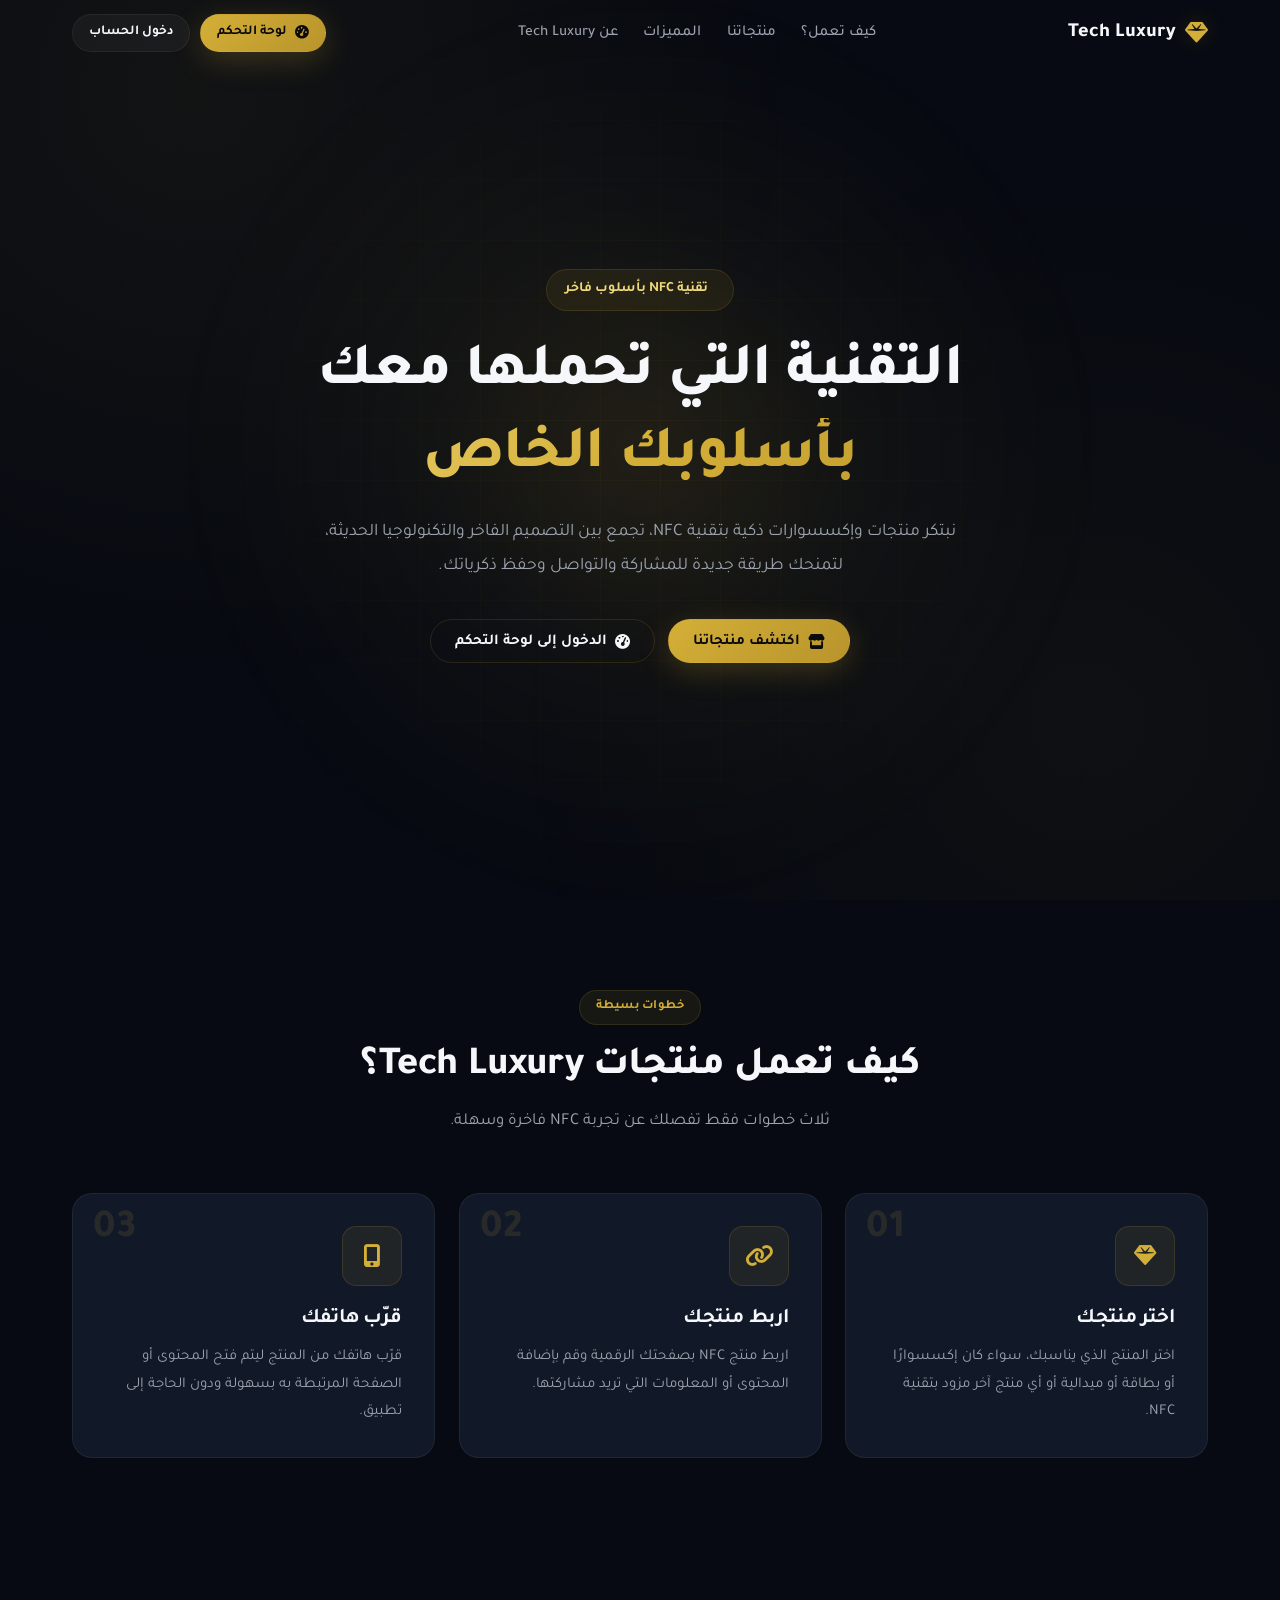
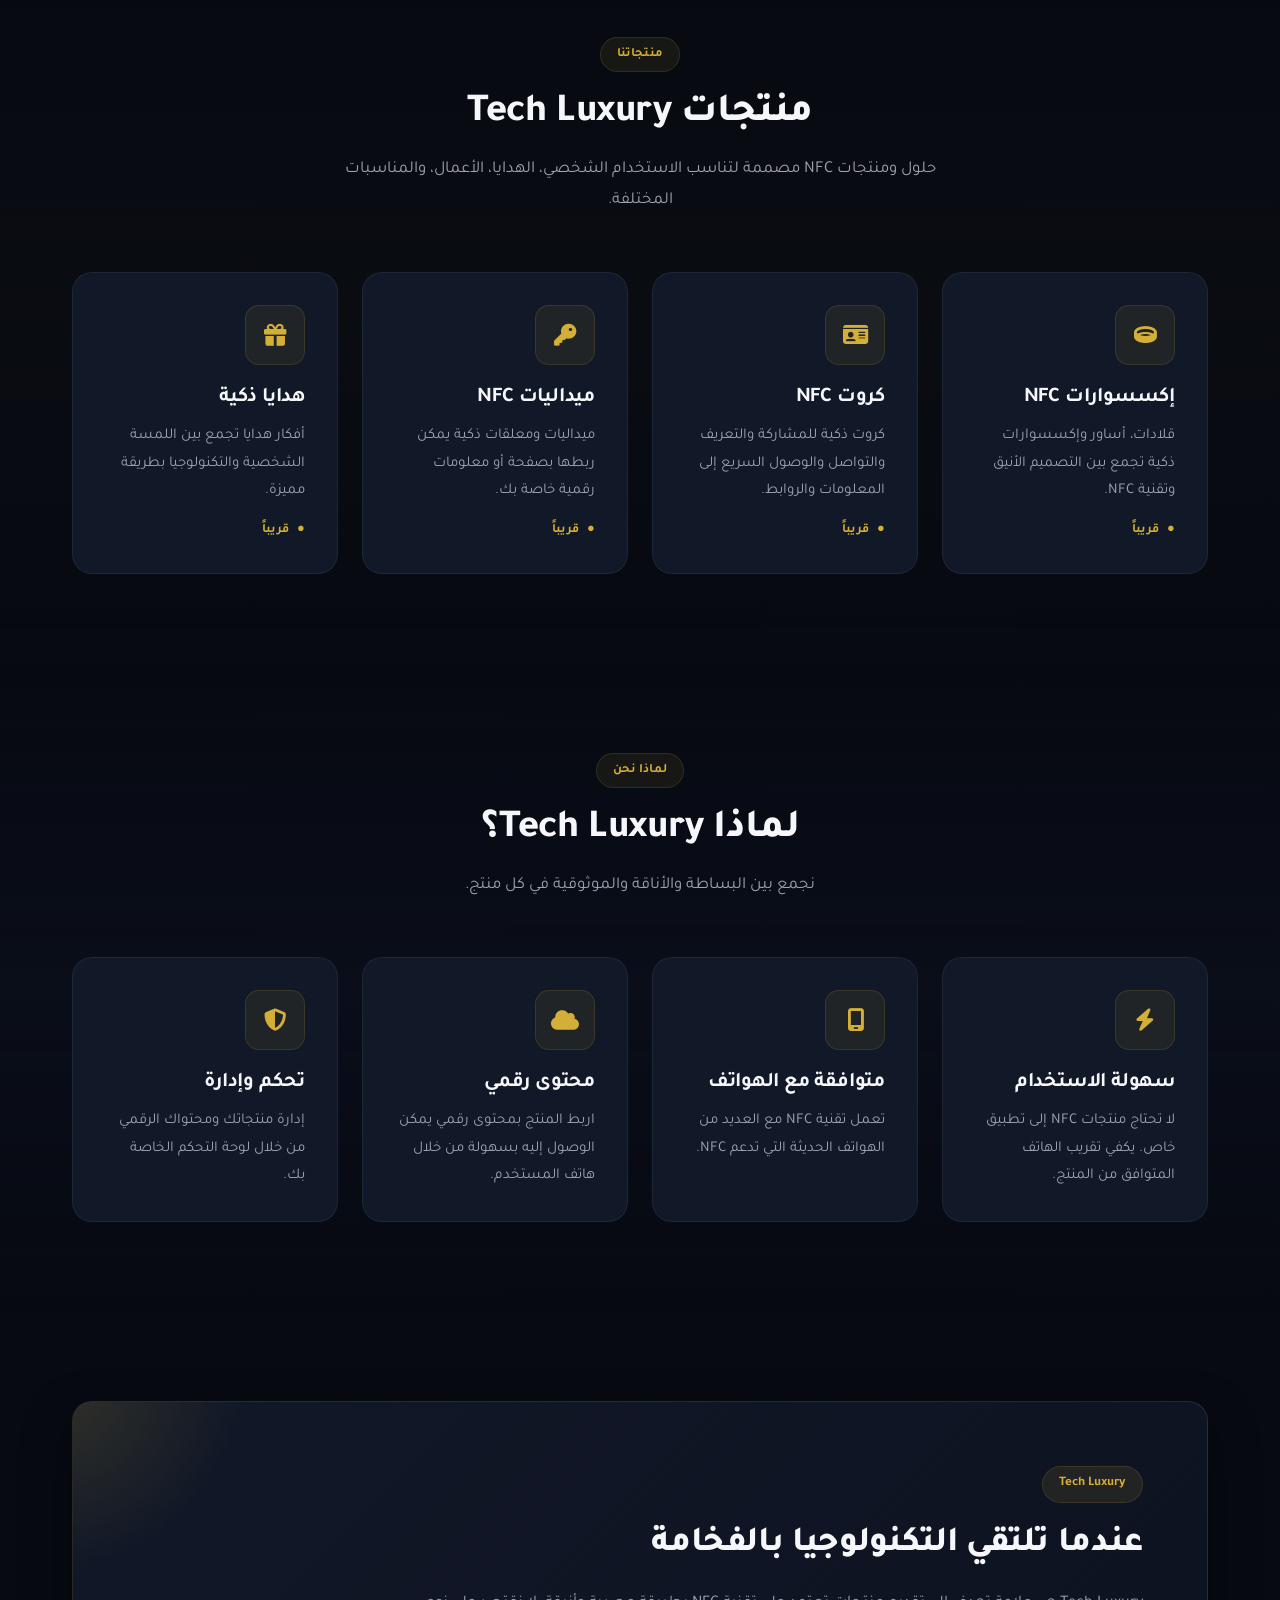
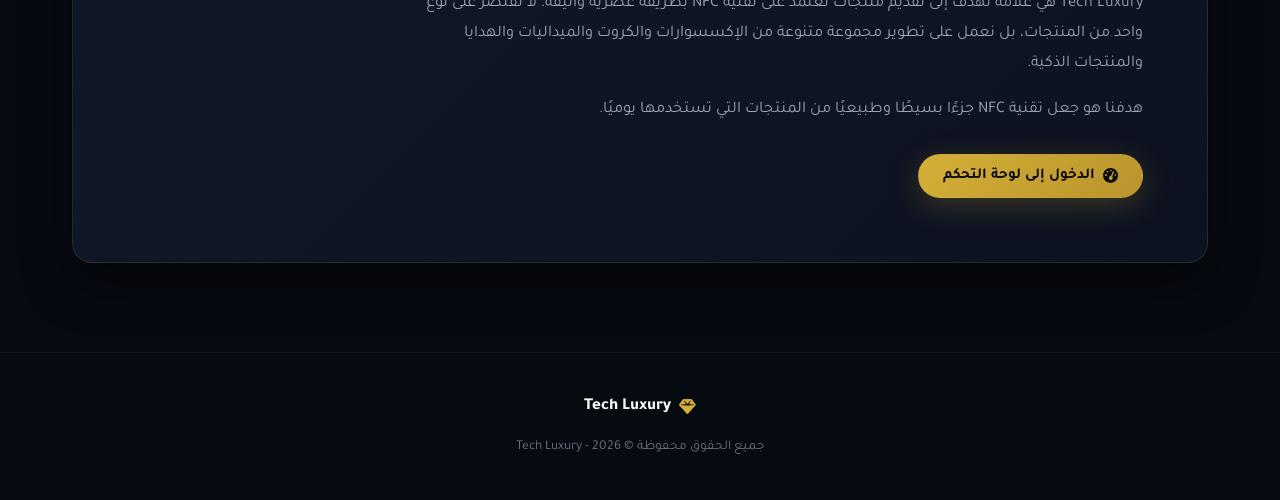
<file: index.html>
<!DOCTYPE html>
<html lang="ar" dir="rtl">
<head>
    <meta charset="UTF-8">
    <meta name="viewport" content="width=device-width, initial-scale=1.0">
    <meta name="description" content="Tech Luxury - منتجات وإكسسوارات NFC فاخرة تجمع بين التكنولوجيا والأناقة">
    <title>Tech Luxury | تقنية تلتقي بالفخامة</title>

    <!-- Google Font -->
    <link rel="preconnect" href="https://fonts.googleapis.com">
    <link rel="preconnect" href="https://fonts.gstatic.com" crossorigin>
    <link href="https://fonts.googleapis.com/css2?family=Tajawal:wght@400;500;700;800&display=swap" rel="stylesheet">

    <!-- Font Awesome -->
    <link rel="stylesheet" href="https://cdnjs.cloudflare.com/ajax/libs/font-awesome/6.4.0/css/all.min.css">

    <!-- CSS -->
    <link rel="stylesheet" href="css/style.css">
</head>

<body>

    <!-- =========================
         Navbar
    ========================== -->
    <nav class="navbar" id="navbar">
        <div class="nav-container">

            <!-- Logo -->
            <a href="#" class="brand-logo">
                <i class="fa-solid fa-gem"></i>
                <span>Tech Luxury</span>
            </a>

            <!-- Navigation Links -->
            <div class="nav-links" id="navLinks">
                <a href="#how-it-works">كيف تعمل؟</a>
                <a href="#products">منتجاتنا</a>
                <a href="#features">المميزات</a>
                <a href="#about">عن Tech Luxury</a>
            </div>

            <!-- Actions -->
            <div class="nav-actions">
                <a href="https://mahmoudalameh.github.io/TechLuxury/html/customer-dashboard.html"
                   class="btn-primary btn-sm">
                    <i class="fa-solid fa-gauge-high"></i>
                    <span>لوحة التحكم</span>
                </a>

                <a href="https://mahmoudalameh.github.io/TechLuxury/html/customer-dashboard.html"
                   class="btn-secondary btn-sm">
                    <span>دخول الحساب</span>
                </a>
            </div>

            <!-- Mobile Menu Toggle -->
            <button class="mobile-menu-toggle" id="mobileMenuToggle" aria-label="القائمة" aria-expanded="false">
                <i class="fa-solid fa-bars"></i>
            </button>

        </div>
    </nav>


    <!-- =========================
         Hero
    ========================== -->
    <header class="hero" id="hero">
        <div class="hero-bg-glow"></div>
        <div class="hero-grid-pattern"></div>

        <div class="hero-content">
            <span class="badge">
                <i class="fa-solid fa-sparkles"></i>
                تقنية NFC بأسلوب فاخر
            </span>

            <h1 class="hero-title">
                التقنية التي تحملها معك
                <span class="gradient-text">بأسلوبك الخاص</span>
            </h1>

            <p class="hero-subtitle">
                نبتكر منتجات وإكسسوارات ذكية بتقنية NFC،
                تجمع بين التصميم الفاخر والتكنولوجيا الحديثة،
                لتمنحك طريقة جديدة للمشاركة والتواصل وحفظ ذكرياتك.
            </p>

            <div class="hero-actions">
                <a href="#products" class="btn-primary">
                    <i class="fa-solid fa-store"></i>
                    اكتشف منتجاتنا
                </a>

                <a href="https://mahmoudalameh.github.io/TechLuxury/html/customer-dashboard.html"
                   class="btn-outline">
                    <i class="fa-solid fa-gauge-high"></i>
                    الدخول إلى لوحة التحكم
                </a>
            </div>
        </div>
    </header>


    <!-- =========================
         How It Works
    ========================== -->
    <section id="how-it-works" class="section">
        <div class="container">

            <div class="section-header">
                <span class="section-tag">خطوات بسيطة</span>
                <h2 class="section-title">
                    كيف تعمل منتجات Tech Luxury؟
                </h2>
                <p class="section-subtitle">
                    ثلاث خطوات فقط تفصلك عن تجربة NFC فاخرة وسهلة.
                </p>
            </div>

            <div class="steps-grid">

                <!-- Step 1 -->
                <div class="step-card reveal">
                    <div class="step-number">01</div>
                    <div class="step-icon">
                        <i class="fa-solid fa-gem"></i>
                    </div>
                    <h3>اختر منتجك</h3>
                    <p>
                        اختر المنتج الذي يناسبك،
                        سواء كان إكسسوارًا أو بطاقة أو ميدالية
                        أو أي منتج آخر مزود بتقنية NFC.
                    </p>
                </div>

                <!-- Step 2 -->
                <div class="step-card reveal">
                    <div class="step-number">02</div>
                    <div class="step-icon">
                        <i class="fa-solid fa-link"></i>
                    </div>
                    <h3>اربط منتجك</h3>
                    <p>
                        اربط منتج NFC بصفحتك الرقمية
                        وقم بإضافة المحتوى أو المعلومات
                        التي تريد مشاركتها.
                    </p>
                </div>

                <!-- Step 3 -->
                <div class="step-card reveal">
                    <div class="step-number">03</div>
                    <div class="step-icon">
                        <i class="fa-solid fa-mobile-screen-button"></i>
                    </div>
                    <h3>قرّب هاتفك</h3>
                    <p>
                        قرّب هاتفك من المنتج ليتم فتح
                        المحتوى أو الصفحة المرتبطة به
                        بسهولة ودون الحاجة إلى تطبيق.
                    </p>
                </div>

            </div>
        </div>
    </section>


    <!-- =========================
         Products
    ========================== -->
    <section id="products" class="section product-section">
        <div class="container">

            <div class="section-header">
                <span class="section-tag">منتجاتنا</span>
                <h2 class="section-title">
                    منتجات Tech Luxury
                </h2>
                <p class="section-subtitle">
                    حلول ومنتجات NFC مصممة لتناسب الاستخدام الشخصي،
                    الهدايا، الأعمال، والمناسبات المختلفة.
                </p>
            </div>

            <div class="products-grid">

                <!-- NFC Accessories -->
                <div class="product-card reveal">
                    <div class="product-icon">
                        <i class="fa-solid fa-ring"></i>
                    </div>
                    <h3>إكسسوارات NFC</h3>
                    <p>
                        قلادات، أساور وإكسسوارات ذكية
                        تجمع بين التصميم الأنيق وتقنية NFC.
                    </p>
                    <span class="product-badge">قريباً</span>
                </div>

                <!-- NFC Cards -->
                <div class="product-card reveal">
                    <div class="product-icon">
                        <i class="fa-solid fa-id-card"></i>
                    </div>
                    <h3>كروت NFC</h3>
                    <p>
                        كروت ذكية للمشاركة والتعريف والتواصل
                        والوصول السريع إلى المعلومات والروابط.
                    </p>
                    <span class="product-badge">قريباً</span>
                </div>

                <!-- NFC Keychains -->
                <div class="product-card reveal">
                    <div class="product-icon">
                        <i class="fa-solid fa-key"></i>
                    </div>
                    <h3>ميداليات NFC</h3>
                    <p>
                        ميداليات ومعلقات ذكية يمكن ربطها
                        بصفحة أو معلومات رقمية خاصة بك.
                    </p>
                    <span class="product-badge">قريباً</span>
                </div>

                <!-- Smart Gifts -->
                <div class="product-card reveal">
                    <div class="product-icon">
                        <i class="fa-solid fa-gift"></i>
                    </div>
                    <h3>هدايا ذكية</h3>
                    <p>
                        أفكار هدايا تجمع بين اللمسة الشخصية
                        والتكنولوجيا بطريقة مميزة.
                    </p>
                    <span class="product-badge">قريباً</span>
                </div>

            </div>
        </div>
    </section>


    <!-- =========================
         Features
    ========================== -->
    <section id="features" class="section features-section">
        <div class="container">

            <div class="section-header">
                <span class="section-tag">لماذا نحن</span>
                <h2 class="section-title">
                    لماذا Tech Luxury؟
                </h2>
                <p class="section-subtitle">
                    نجمع بين البساطة والأناقة والموثوقية في كل منتج.
                </p>
            </div>

            <div class="features-grid">

                <div class="feature-card reveal">
                    <div class="feature-icon">
                        <i class="fa-solid fa-bolt"></i>
                    </div>
                    <h3>سهولة الاستخدام</h3>
                    <p>
                        لا تحتاج منتجات NFC إلى تطبيق خاص.
                        يكفي تقريب الهاتف المتوافق من المنتج.
                    </p>
                </div>

                <div class="feature-card reveal">
                    <div class="feature-icon">
                        <i class="fa-solid fa-mobile-screen"></i>
                    </div>
                    <h3>متوافقة مع الهواتف</h3>
                    <p>
                        تعمل تقنية NFC مع العديد من الهواتف
                        الحديثة التي تدعم NFC.
                    </p>
                </div>

                <div class="feature-card reveal">
                    <div class="feature-icon">
                        <i class="fa-solid fa-cloud"></i>
                    </div>
                    <h3>محتوى رقمي</h3>
                    <p>
                        اربط المنتج بمحتوى رقمي يمكن الوصول
                        إليه بسهولة من خلال هاتف المستخدم.
                    </p>
                </div>

                <div class="feature-card reveal">
                    <div class="feature-icon">
                        <i class="fa-solid fa-shield-halved"></i>
                    </div>
                    <h3>تحكم وإدارة</h3>
                    <p>
                        إدارة منتجاتك ومحتواك الرقمي
                        من خلال لوحة التحكم الخاصة بك.
                    </p>
                </div>

            </div>
        </div>
    </section>


    <!-- =========================
         About
    ========================== -->
    <section id="about" class="section about-section">
        <div class="container">

            <div class="product-container reveal">
                <div class="product-details">

                    <span class="product-tag">Tech Luxury</span>

                    <h2>
                        عندما تلتقي التكنولوجيا بالفخامة
                    </h2>

                    <p class="product-desc">
                        Tech Luxury هي علامة تهدف إلى تقديم منتجات
                        تعتمد على تقنية NFC بطريقة عصرية وأنيقة.
                        لا نقتصر على نوع واحد من المنتجات،
                        بل نعمل على تطوير مجموعة متنوعة من
                        الإكسسوارات والكروت والميداليات والهدايا
                        والمنتجات الذكية.
                    </p>

                    <p class="product-desc">
                        هدفنا هو جعل تقنية NFC جزءًا بسيطًا
                        وطبيعيًا من المنتجات التي تستخدمها يوميًا.
                    </p>

                    <a href="https://mahmoudalameh.github.io/TechLuxury/html/customer-dashboard.html"
                       class="btn-primary">
                        <i class="fa-solid fa-gauge-high"></i>
                        الدخول إلى لوحة التحكم
                    </a>

                </div>
            </div>

        </div>
    </section>


    <!-- =========================
         Footer
    ========================== -->
    <footer class="footer">
        <div class="container footer-content">
            <div class="footer-brand">
                <i class="fa-solid fa-gem"></i>
                <span>Tech Luxury</span>
            </div>
            <p>
                جميع الحقوق محفوظة © 2026 - Tech Luxury
            </p>
        </div>
    </footer>


    <!-- JavaScript -->
    <script src="js/script.js"></script>

</body>
</html>
</file>
<file: css/style.css>
/* ============================================================
   Tech Luxury - Main Stylesheet
   ============================================================ */

/* ===============================
   1. Reset
=============================== */
*,
*::before,
*::after {
    margin: 0;
    padding: 0;
    box-sizing: border-box;
}

html {
    scroll-behavior: smooth;
    -webkit-text-size-adjust: 100%;
    text-size-adjust: 100%;
}

body {
    overflow-x: hidden;
    -webkit-font-smoothing: antialiased;
    -moz-osx-font-smoothing: grayscale;
}

img,
svg {
    max-width: 100%;
    display: block;
}

button {
    font-family: inherit;
    cursor: pointer;
    border: none;
    background: none;
    color: inherit;
}

a {
    text-decoration: none;
    color: inherit;
}

ul {
    list-style: none;
}

/* ===============================
   2. Root Variables
=============================== */
:root {
    /* Backgrounds */
    --bg-primary: #070a12;
    --bg-secondary: #0d1220;
    --bg-card: #111827;
    --bg-card-hover: #151d30;
    --bg-glass: rgba(13, 18, 32, 0.72);

    /* Gold Accent */
    --gold: #d4af37;
    --gold-light: #f0d97a;
    --gold-dark: #b8942c;
    --gold-glow: rgba(212, 175, 55, 0.18);

    /* Text */
    --text-primary: #f5f7fa;
    --text-secondary: #9ca3af;
    --text-muted: #6b7280;

    /* Borders */
    --border: rgba(212, 175, 55, 0.14);
    --border-light: rgba(255, 255, 255, 0.06);

    /* Shadows */
    --shadow-sm: 0 2px 8px rgba(0, 0, 0, 0.25);
    --shadow-md: 0 8px 24px rgba(0, 0, 0, 0.35);
    --shadow-lg: 0 20px 50px rgba(0, 0, 0, 0.45);
    --shadow-gold: 0 8px 30px rgba(212, 175, 55, 0.22);

    /* Radius */
    --radius-sm: 8px;
    --radius-md: 14px;
    --radius-lg: 20px;
    --radius-full: 999px;

    /* Transitions */
    --transition-fast: 0.2s ease;
    --transition: 0.3s ease;
    --transition-slow: 0.5s ease;

    /* Spacing */
    --section-py: clamp(3.5rem, 7vw, 6rem);
    --container-px: clamp(1rem, 4vw, 2rem);
}

/* ===============================
   3. Base
=============================== */
body {
    font-family: 'Tajawal', -apple-system, BlinkMacSystemFont, 'Segoe UI', sans-serif;
    background-color: var(--bg-primary);
    color: var(--text-primary);
    line-height: 1.7;
    font-size: 16px;
    min-height: 100vh;
    position: relative;
}

body::before {
    content: '';
    position: fixed;
    inset: 0;
    background:
        radial-gradient(circle at 15% 10%, rgba(212, 175, 55, 0.06) 0%, transparent 45%),
        radial-gradient(circle at 85% 80%, rgba(212, 175, 55, 0.04) 0%, transparent 45%);
    pointer-events: none;
    z-index: 0;
}

/* ===============================
   4. Typography
=============================== */
h1, h2, h3, h4 {
    line-height: 1.3;
    font-weight: 800;
    letter-spacing: -0.01em;
}

h1 {
    font-size: clamp(1.85rem, 5.5vw, 3.75rem);
}

h2 {
    font-size: clamp(1.5rem, 4vw, 2.5rem);
}

h3 {
    font-size: clamp(1.1rem, 2.2vw, 1.3rem);
}

p {
    color: var(--text-secondary);
    font-size: clamp(0.92rem, 1.6vw, 1.05rem);
    line-height: 1.85;
}

/* ===============================
   5. Container
=============================== */
.container {
    width: 100%;
    max-width: 1200px;
    margin-inline: auto;
    padding-inline: var(--container-px);
    position: relative;
    z-index: 1;
}

/* ===============================
   6. Navbar
=============================== */
.navbar {
    position: fixed;
    top: 0;
    inset-inline: 0;
    z-index: 1000;
    background: transparent;
    border-bottom: 1px solid transparent;
    transition: background var(--transition), border-color var(--transition), box-shadow var(--transition), backdrop-filter var(--transition);
}

.navbar.scrolled {
    background: var(--bg-glass);
    backdrop-filter: blur(16px);
    -webkit-backdrop-filter: blur(16px);
    border-bottom-color: var(--border);
    box-shadow: var(--shadow-md);
}

.nav-container {
    width: 100%;
    max-width: 1200px;
    margin-inline: auto;
    padding: 0.85rem var(--container-px);
    display: flex;
    align-items: center;
    justify-content: space-between;
    gap: 1rem;
}

/* Logo */
.brand-logo {
    display: inline-flex;
    align-items: center;
    gap: 0.55rem;
    font-weight: 800;
    font-size: clamp(1rem, 2.2vw, 1.25rem);
    color: var(--text-primary);
    transition: color var(--transition-fast);
    flex-shrink: 0;
}

.brand-logo i {
    color: var(--gold);
    font-size: 1.15em;
    filter: drop-shadow(0 0 10px var(--gold-glow));
}

.brand-logo:hover {
    color: var(--gold-light);
}

/* Nav Links */
.nav-links {
    display: flex;
    align-items: center;
    gap: clamp(0.75rem, 2vw, 1.75rem);
}

.nav-links a {
    position: relative;
    font-size: 0.95rem;
    font-weight: 500;
    color: var(--text-secondary);
    padding: 0.4rem 0;
    transition: color var(--transition-fast);
    white-space: nowrap;
}

.nav-links a::after {
    content: '';
    position: absolute;
    bottom: -2px;
    inset-inline-start: 0;
    width: 0;
    height: 2px;
    background: var(--gold);
    border-radius: 2px;
    transition: width var(--transition);
}

.nav-links a:hover {
    color: var(--gold-light);
}

.nav-links a:hover::after {
    width: 100%;
}

/* Nav Actions */
.nav-actions {
    display: flex;
    align-items: center;
    gap: 0.6rem;
    flex-shrink: 0;
}

/* Mobile Menu Toggle */
.mobile-menu-toggle {
    display: none;
    width: 42px;
    height: 42px;
    border-radius: var(--radius-sm);
    background: var(--bg-card);
    border: 1px solid var(--border);
    color: var(--gold);
    font-size: 1.1rem;
    align-items: center;
    justify-content: center;
    transition: background var(--transition-fast), transform var(--transition-fast);
    flex-shrink: 0;
}

.mobile-menu-toggle:hover {
    background: var(--bg-card-hover);
}

.mobile-menu-toggle:active {
    transform: scale(0.94);
}

/* ===============================
   7. Buttons
=============================== */
.btn-primary,
.btn-secondary,
.btn-outline {
    display: inline-flex;
    align-items: center;
    justify-content: center;
    gap: 0.5rem;
    padding: 0.75rem 1.5rem;
    border-radius: var(--radius-full);
    font-family: inherit;
    font-size: 0.95rem;
    font-weight: 700;
    cursor: pointer;
    transition: transform var(--transition-fast), box-shadow var(--transition), background var(--transition), color var(--transition), border-color var(--transition);
    white-space: nowrap;
    text-align: center;
    min-height: 44px;
    border: 1px solid transparent;
    line-height: 1;
}

.btn-sm {
    padding: 0.55rem 1rem;
    font-size: 0.85rem;
    min-height: 38px;
}

/* Primary */
.btn-primary {
    background: linear-gradient(135deg, var(--gold) 0%, var(--gold-dark) 100%);
    color: #0a0a0a;
    box-shadow: var(--shadow-gold);
}

.btn-primary:hover {
    transform: translateY(-2px);
    box-shadow: 0 12px 34px rgba(212, 175, 55, 0.35);
    background: linear-gradient(135deg, var(--gold-light) 0%, var(--gold) 100%);
}

.btn-primary:active {
    transform: translateY(0) scale(0.98);
}

/* Secondary */
.btn-secondary {
    background: rgba(255, 255, 255, 0.04);
    color: var(--text-primary);
    border-color: var(--border-light);
}

.btn-secondary:hover {
    background: rgba(255, 255, 255, 0.08);
    border-color: var(--border);
    color: var(--gold-light);
    transform: translateY(-2px);
}

.btn-secondary:active {
    transform: translateY(0) scale(0.98);
}

/* Outline */
.btn-outline {
    background: transparent;
    color: var(--text-primary);
    border-color: var(--border);
}

.btn-outline:hover {
    background: var(--gold-glow);
    border-color: var(--gold);
    color: var(--gold-light);
    transform: translateY(-2px);
}

.btn-outline:active {
    transform: translateY(0) scale(0.98);
}

/* Focus States */
.btn-primary:focus-visible,
.btn-secondary:focus-visible,
.btn-outline:focus-visible,
.nav-links a:focus-visible,
.brand-logo:focus-visible,
.mobile-menu-toggle:focus-visible {
    outline: 2px solid var(--gold);
    outline-offset: 3px;
}

/* ===============================
   8. Hero
=============================== */
.hero {
    position: relative;
    min-height: 100vh;
    min-height: 100svh;
    display: flex;
    align-items: center;
    justify-content: center;
    padding: clamp(6rem, 14vw, 9rem) var(--container-px) clamp(4rem, 10vw, 7rem);
    overflow: hidden;
    isolation: isolate;
}

.hero-bg-glow {
    position: absolute;
    top: 50%;
    left: 50%;
    transform: translate(-50%, -50%);
    width: min(900px, 140vw);
    height: min(900px, 140vw);
    background: radial-gradient(circle, rgba(212, 175, 55, 0.14) 0%, rgba(212, 175, 55, 0.04) 35%, transparent 70%);
    filter: blur(40px);
    pointer-events: none;
    z-index: -1;
}

.hero-grid-pattern {
    position: absolute;
    inset: 0;
    background-image:
        linear-gradient(rgba(212, 175, 55, 0.035) 1px, transparent 1px),
        linear-gradient(90deg, rgba(212, 175, 55, 0.035) 1px, transparent 1px);
    background-size: 60px 60px;
    mask-image: radial-gradient(circle at center, black 0%, transparent 75%);
    -webkit-mask-image: radial-gradient(circle at center, black 0%, transparent 75%);
    pointer-events: none;
    z-index: -1;
}

.hero-content {
    position: relative;
    text-align: center;
    max-width: 880px;
    width: 100%;
    margin-inline: auto;
    z-index: 1;
}

.badge {
    display: inline-flex;
    align-items: center;
    gap: 0.5rem;
    padding: 0.5rem 1.1rem;
    background: rgba(212, 175, 55, 0.08);
    border: 1px solid var(--border);
    border-radius: var(--radius-full);
    color: var(--gold-light);
    font-size: clamp(0.78rem, 1.6vw, 0.88rem);
    font-weight: 700;
    margin-bottom: 1.5rem;
    backdrop-filter: blur(8px);
    -webkit-backdrop-filter: blur(8px);
}

.badge i {
    color: var(--gold);
}

.hero-title {
    margin-bottom: 1.25rem;
    font-weight: 800;
    color: var(--text-primary);
}

.hero-title .gradient-text {
    display: block;
    background: linear-gradient(135deg, var(--gold-light) 0%, var(--gold) 50%, var(--gold-dark) 100%);
    -webkit-background-clip: text;
    background-clip: text;
    -webkit-text-fill-color: transparent;
    color: transparent;
    margin-top: 0.35rem;
}

.hero-subtitle {
    max-width: 680px;
    margin: 0 auto 2.25rem;
    font-size: clamp(0.95rem, 1.9vw, 1.1rem);
    color: var(--text-secondary);
    line-height: 1.9;
}

.hero-actions {
    display: flex;
    flex-wrap: wrap;
    gap: 0.85rem;
    justify-content: center;
    align-items: center;
}

/* ===============================
   9. Sections
=============================== */
.section {
    position: relative;
    padding-block: var(--section-py);
    z-index: 1;
}

.section-header {
    text-align: center;
    max-width: 720px;
    margin: 0 auto clamp(2rem, 5vw, 3.5rem);
}

.section-tag {
    display: inline-block;
    padding: 0.35rem 1rem;
    background: rgba(212, 175, 55, 0.08);
    border: 1px solid var(--border);
    border-radius: var(--radius-full);
    color: var(--gold);
    font-size: 0.8rem;
    font-weight: 700;
    margin-bottom: 1rem;
    letter-spacing: 0.02em;
}

.section-title {
    color: var(--text-primary);
    margin-bottom: 0.85rem;
    position: relative;
}

.section-subtitle {
    color: var(--text-secondary);
    max-width: 640px;
    margin-inline: auto;
}

/* ===============================
   10. Cards (Shared)
=============================== */
.step-card,
.product-card,
.feature-card {
    position: relative;
    background: var(--bg-card);
    border: 1px solid var(--border-light);
    border-radius: var(--radius-lg);
    padding: clamp(1.5rem, 3vw, 2rem);
    transition: transform var(--transition), border-color var(--transition), box-shadow var(--transition), background var(--transition);
    overflow: hidden;
    display: flex;
    flex-direction: column;
    height: 100%;
}

.step-card::before,
.product-card::before,
.feature-card::before {
    content: '';
    position: absolute;
    top: 0;
    inset-inline: 0;
    height: 2px;
    background: linear-gradient(90deg, transparent, var(--gold), transparent);
    opacity: 0;
    transition: opacity var(--transition);
}

.step-card:hover,
.product-card:hover,
.feature-card:hover {
    transform: translateY(-5px);
    border-color: var(--border);
    background: var(--bg-card-hover);
    box-shadow: var(--shadow-lg), 0 0 0 1px var(--gold-glow);
}

.step-card:hover::before,
.product-card:hover::before,
.feature-card:hover::before {
    opacity: 1;
}

/* Step Icon / Product Icon / Feature Icon */
.step-icon,
.product-icon,
.feature-icon {
    width: 60px;
    height: 60px;
    border-radius: var(--radius-md);
    background: rgba(212, 175, 55, 0.08);
    border: 1px solid var(--border);
    display: flex;
    align-items: center;
    justify-content: center;
    color: var(--gold);
    font-size: 1.4rem;
    margin-bottom: 1.25rem;
    transition: transform var(--transition), background var(--transition), box-shadow var(--transition);
    flex-shrink: 0;
}

.step-card:hover .step-icon,
.product-card:hover .product-icon,
.feature-card:hover .feature-icon {
    transform: scale(1.08) rotate(-3deg);
    background: rgba(212, 175, 55, 0.14);
    box-shadow: 0 0 20px var(--gold-glow);
}

.step-card h3,
.product-card h3,
.feature-card h3 {
    color: var(--text-primary);
    margin-bottom: 0.65rem;
    font-weight: 700;
}

.step-card p,
.product-card p,
.feature-card p {
    color: var(--text-secondary);
    font-size: 0.94rem;
    line-height: 1.8;
    margin: 0;
}

/* Step Number */
.step-number {
    position: absolute;
    top: 1rem;
    inset-inline-end: 1.25rem;
    font-size: 2.5rem;
    font-weight: 800;
    color: rgba(212, 175, 55, 0.12);
    line-height: 1;
    pointer-events: none;
    transition: color var(--transition);
}

.step-card:hover .step-number {
    color: rgba(212, 175, 55, 0.25);
}

/* Product Badge */
.product-badge {
    display: inline-block;
    margin-top: auto;
    padding-top: 1rem;
    color: var(--gold);
    font-size: 0.8rem;
    font-weight: 700;
    letter-spacing: 0.03em;
}

.product-badge::before {
    content: '● ';
    color: var(--gold);
    margin-inline-end: 0.25rem;
}

/* ===============================
   11. Grids
=============================== */
.steps-grid {
    display: grid;
    grid-template-columns: repeat(3, 1fr);
    gap: clamp(1rem, 2.5vw, 1.5rem);
}

.products-grid {
    display: grid;
    grid-template-columns: repeat(4, 1fr);
    gap: clamp(1rem, 2.5vw, 1.5rem);
}

.features-grid {
    display: grid;
    grid-template-columns: repeat(4, 1fr);
    gap: clamp(1rem, 2.5vw, 1.5rem);
}

/* ===============================
   12. Products Section
=============================== */
.product-section {
    background: linear-gradient(180deg, transparent 0%, rgba(212, 175, 55, 0.02) 50%, transparent 100%);
}

/* ===============================
   13. Features Section
=============================== */
.features-section {
    background: linear-gradient(180deg, transparent 0%, rgba(13, 18, 32, 0.5) 50%, transparent 100%);
}

/* ===============================
   14. About Section
=============================== */
.about-section {
    position: relative;
}

.product-container {
    background: linear-gradient(135deg, var(--bg-card) 0%, var(--bg-secondary) 100%);
    border: 1px solid var(--border);
    border-radius: var(--radius-lg);
    padding: clamp(1.75rem, 5vw, 4rem);
    position: relative;
    overflow: hidden;
    box-shadow: var(--shadow-lg);
}

.product-container::before {
    content: '';
    position: absolute;
    top: -50%;
    inset-inline-end: -20%;
    width: 400px;
    height: 400px;
    background: radial-gradient(circle, var(--gold-glow) 0%, transparent 70%);
    pointer-events: none;
}

.product-details {
    position: relative;
    z-index: 1;
    max-width: 720px;
}

.product-tag {
    display: inline-block;
    padding: 0.4rem 1rem;
    background: rgba(212, 175, 55, 0.1);
    border: 1px solid var(--border);
    border-radius: var(--radius-full);
    color: var(--gold);
    font-size: 0.82rem;
    font-weight: 700;
    margin-bottom: 1.25rem;
}

.product-details h2 {
    color: var(--text-primary);
    margin-bottom: 1.25rem;
    font-size: clamp(1.4rem, 3.5vw, 2.2rem);
}

.product-desc {
    color: var(--text-secondary);
    margin-bottom: 1rem;
    font-size: clamp(0.92rem, 1.7vw, 1.02rem);
}

.product-desc + .product-desc {
    margin-bottom: 1.75rem;
}

/* ===============================
   15. Footer
=============================== */
.footer {
    padding: clamp(1.75rem, 4vw, 2.5rem) 0;
    border-top: 1px solid var(--border-light);
    background: rgba(7, 10, 18, 0.6);
    position: relative;
    z-index: 1;
}

.footer-content {
    display: flex;
    flex-direction: column;
    align-items: center;
    gap: 0.85rem;
    text-align: center;
}

.footer-brand {
    display: inline-flex;
    align-items: center;
    gap: 0.5rem;
    font-weight: 800;
    font-size: 1.05rem;
    color: var(--text-primary);
}

.footer-brand i {
    color: var(--gold);
}

.footer-content p {
    color: var(--text-muted);
    font-size: 0.85rem;
    margin: 0;
}

/* ===============================
   16. Animations
=============================== */
@keyframes fadeInUp {
    from {
        opacity: 0;
        transform: translateY(24px);
    }
    to {
        opacity: 1;
        transform: translateY(0);
    }
}

/* Reveal Elements - hidden by default via CSS, shown by JS */
.reveal {
    opacity: 0;
    transform: translateY(24px);
    transition: opacity 0.7s cubic-bezier(0.22, 1, 0.36, 1), transform 0.7s cubic-bezier(0.22, 1, 0.36, 1);
    will-change: opacity, transform;
}

.reveal.revealed {
    opacity: 1;
    transform: translateY(0);
}

/* No-JS fallback */
.no-js .reveal {
    opacity: 1;
    transform: none;
}

/* ===============================
   17. Responsive
=============================== */

/* Large Desktop */
@media (min-width: 1440px) {
    .container,
    .nav-container {
        max-width: 1280px;
    }
}

/* Desktop / Tablet */
@media (max-width: 1024px) {
    .nav-links {
        gap: 1rem;
    }

    .nav-links a {
        font-size: 0.88rem;
    }

    .products-grid {
        grid-template-columns: repeat(2, 1fr);
    }

    .features-grid {
        grid-template-columns: repeat(2, 1fr);
    }

    .steps-grid {
        grid-template-columns: repeat(3, 1fr);
    }
}

/* Tablet */
@media (max-width: 900px) {
    .nav-links {
        position: fixed;
        top: 0;
        inset-inline-end: 0;
        width: min(300px, 85vw);
        height: 100vh;
        height: 100svh;
        background: var(--bg-secondary);
        border-inline-start: 1px solid var(--border);
        flex-direction: column;
        align-items: stretch;
        justify-content: flex-start;
        padding: 5.5rem 1.5rem 2rem;
        gap: 0.25rem;
        transform: translateX(100%);
        transition: transform 0.4s cubic-bezier(0.22, 1, 0.36, 1);
        box-shadow: -20px 0 50px rgba(0, 0, 0, 0.5);
        z-index: 1001;
        overflow-y: auto;
        visibility: hidden;
    }

    .nav-links.active {
        transform: translateX(0);
        visibility: visible;
    }

    .nav-links a {
        padding: 0.85rem 0.75rem;
        border-radius: var(--radius-sm);
        font-size: 1rem;
        border-bottom: 1px solid var(--border-light);
    }

    .nav-links a::after {
        display: none;
    }

    .nav-links a:hover {
        background: rgba(212, 175, 55, 0.06);
    }

    .mobile-menu-toggle {
        display: inline-flex;
        position: relative;
        z-index: 1002;
    }

    .nav-actions {
        gap: 0.5rem;
    }

    .nav-actions .btn-secondary {
        display: none;
    }

    /* Overlay when menu open */
    .nav-overlay {
        position: fixed;
        inset: 0;
        background: rgba(0, 0, 0, 0.6);
        backdrop-filter: blur(4px);
        -webkit-backdrop-filter: blur(4px);
        opacity: 0;
        visibility: hidden;
        transition: opacity var(--transition), visibility var(--transition);
        z-index: 1000;
    }

    .nav-overlay.active {
        opacity: 1;
        visibility: visible;
    }
}

/* Mobile */
@media (max-width: 768px) {
    .nav-container {
        padding: 0.7rem var(--container-px);
    }

    .hero {
        padding-top: 5.5rem;
        padding-bottom: 3rem;
        min-height: auto;
    }

    .hero-actions {
        flex-direction: column;
        width: 100%;
    }

    .hero-actions .btn-primary,
    .hero-actions .btn-outline {
        width: 100%;
    }

    .steps-grid {
        grid-template-columns: 1fr;
    }

    .products-grid {
        grid-template-columns: 1fr;
    }

    .features-grid {
        grid-template-columns: 1fr;
    }

    .step-number {
        font-size: 2rem;
    }
}

/* Small Mobile */
@media (max-width: 480px) {
    :root {
        --container-px: 1rem;
    }

    .brand-logo span {
        font-size: 0.98rem;
    }

    .nav-actions .btn-primary.btn-sm {
        padding: 0.5rem 0.85rem;
        font-size: 0.8rem;
    }

    .badge {
        font-size: 0.75rem;
        padding: 0.4rem 0.85rem;
    }

    .btn-primary,
    .btn-secondary,
    .btn-outline {
        font-size: 0.9rem;
        padding: 0.7rem 1.2rem;
    }

    .product-container {
        padding: 1.5rem 1.25rem;
    }
}

/* Very Small Mobile (320px) */
@media (max-width: 360px) {
    :root {
        --container-px: 0.85rem;
    }

    .brand-logo span {
        font-size: 0.9rem;
    }

    .mobile-menu-toggle {
        width: 38px;
        height: 38px;
    }

    .nav-actions .btn-primary.btn-sm {
        padding: 0.45rem 0.7rem;
        font-size: 0.75rem;
    }

    .nav-actions .btn-primary.btn-sm span {
        display: none;
    }

    .nav-actions .btn-primary.btn-sm i {
        font-size: 0.95rem;
    }

    .hero-title {
        font-size: 1.6rem;
    }

    .section-title {
        font-size: 1.35rem;
    }

    .step-icon,
    .product-icon,
    .feature-icon {
        width: 52px;
        height: 52px;
        font-size: 1.2rem;
    }
}

/* ===============================
   18. Accessibility
=============================== */

/* Reduced Motion */
@media (prefers-reduced-motion: reduce) {
    *,
    *::before,
    *::after {
        animation-duration: 0.01ms !important;
        animation-iteration-count: 1 !important;
        transition-duration: 0.01ms !important;
        scroll-behavior: auto !important;
    }

    .reveal {
        opacity: 1 !important;
        transform: none !important;
    }

    .step-card:hover,
    .product-card:hover,
    .feature-card:hover {
        transform: none;
    }

    .btn-primary:hover,
    .btn-secondary:hover,
    .btn-outline:hover {
        transform: none;
    }
}

/* High Contrast Support */
@media (prefers-contrast: more) {
    :root {
        --text-secondary: #d1d5db;
        --border: rgba(212, 175, 55, 0.35);
        --border-light: rgba(255, 255, 255, 0.15);
    }
}

/* Touch Devices - Disable hover transforms */
@media (hover: none) {
    .step-card:hover,
    .product-card:hover,
    .feature-card:hover {
        transform: none;
    }

    .btn-primary:hover,
    .btn-secondary:hover,
    .btn-outline:hover {
        transform: none;
    }
}

/* ===============================
   19. Utility / Safety
=============================== */

/* Prevent horizontal overflow */
html, body {
    max-width: 100vw;
    overflow-x: hidden;
}

/* Smooth image rendering */
img {
    image-rendering: -webkit-optimize-contrast;
}

/* Selection */
::selection {
    background: var(--gold);
    color: #0a0a0a;
}

::-moz-selection {
    background: var(--gold);
    color: #0a0a0a;
}

/* Scrollbar */
::-webkit-scrollbar {
    width: 10px;
}

::-webkit-scrollbar-track {
    background: var(--bg-primary);
}

::-webkit-scrollbar-thumb {
    background: var(--bg-card);
    border-radius: 5px;
    border: 2px solid var(--bg-primary);
}

::-webkit-scrollbar-thumb:hover {
    background: var(--gold-dark);
}
</file>
